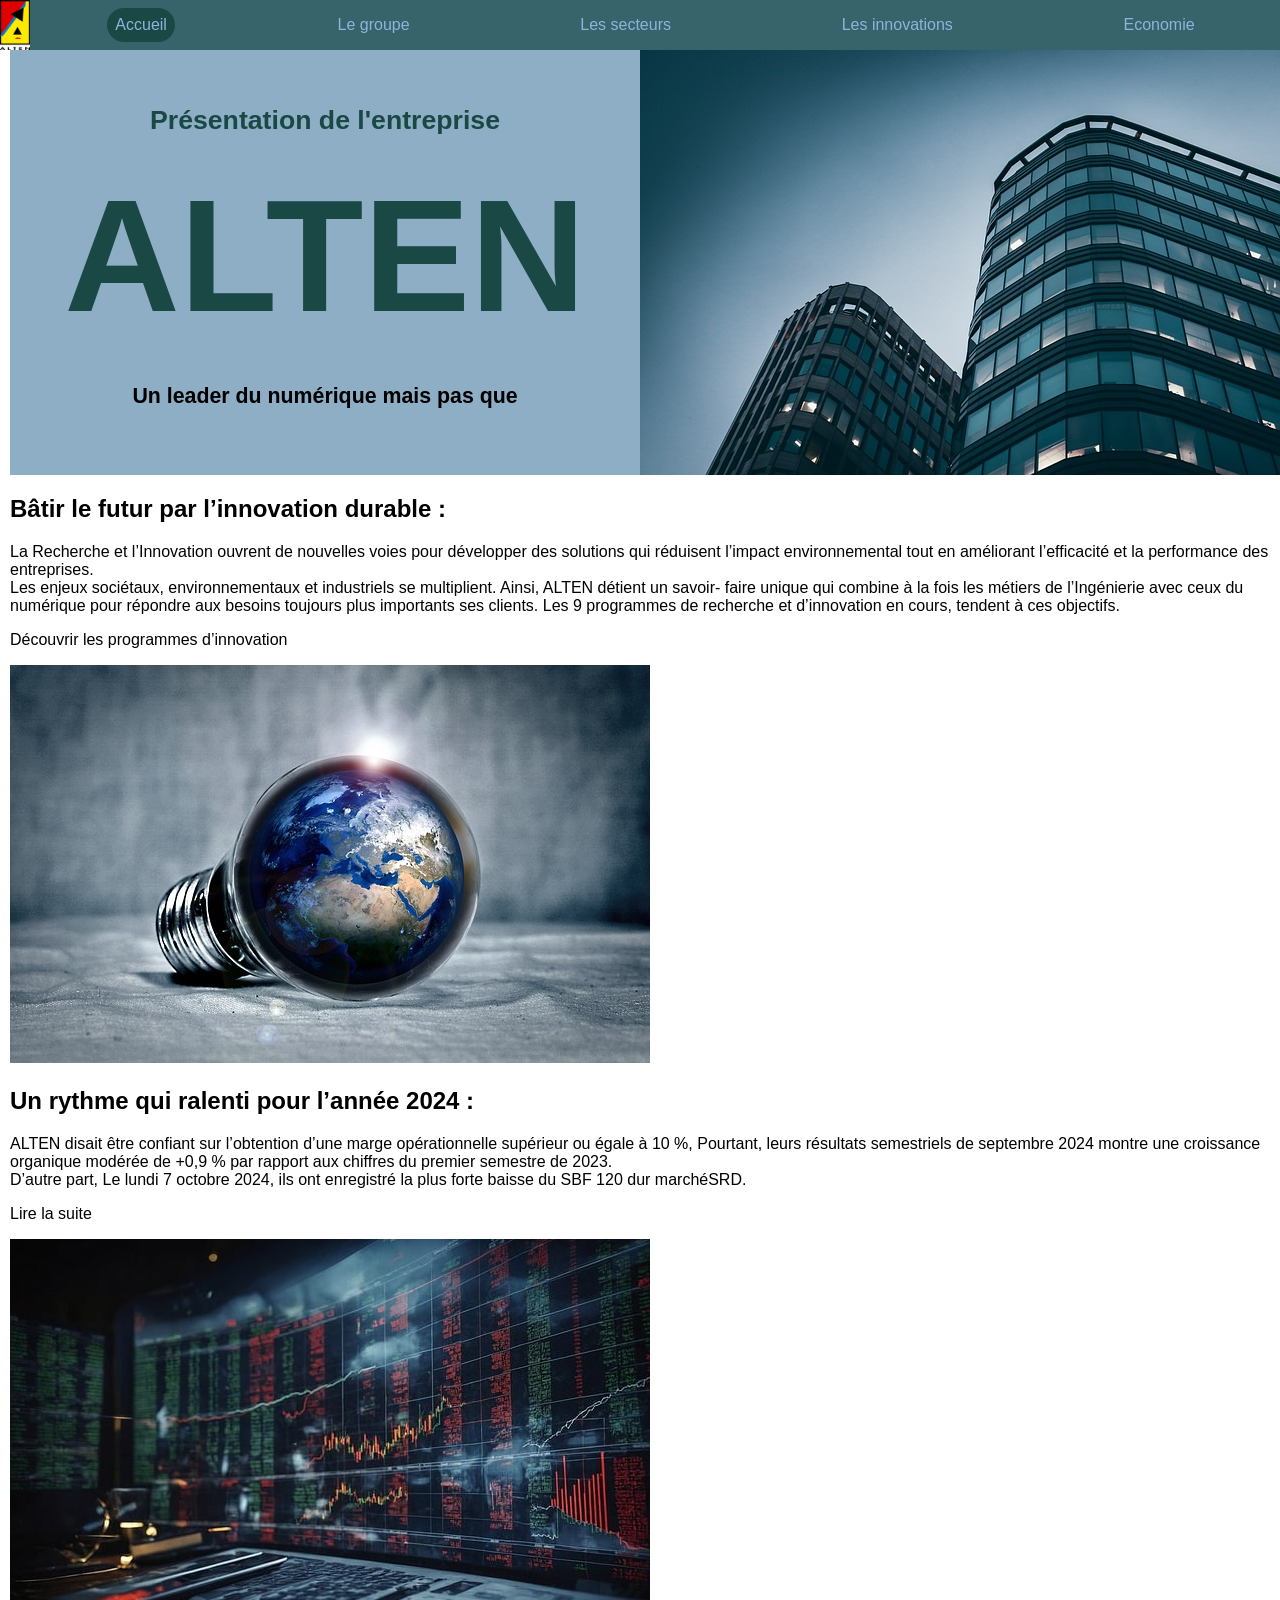
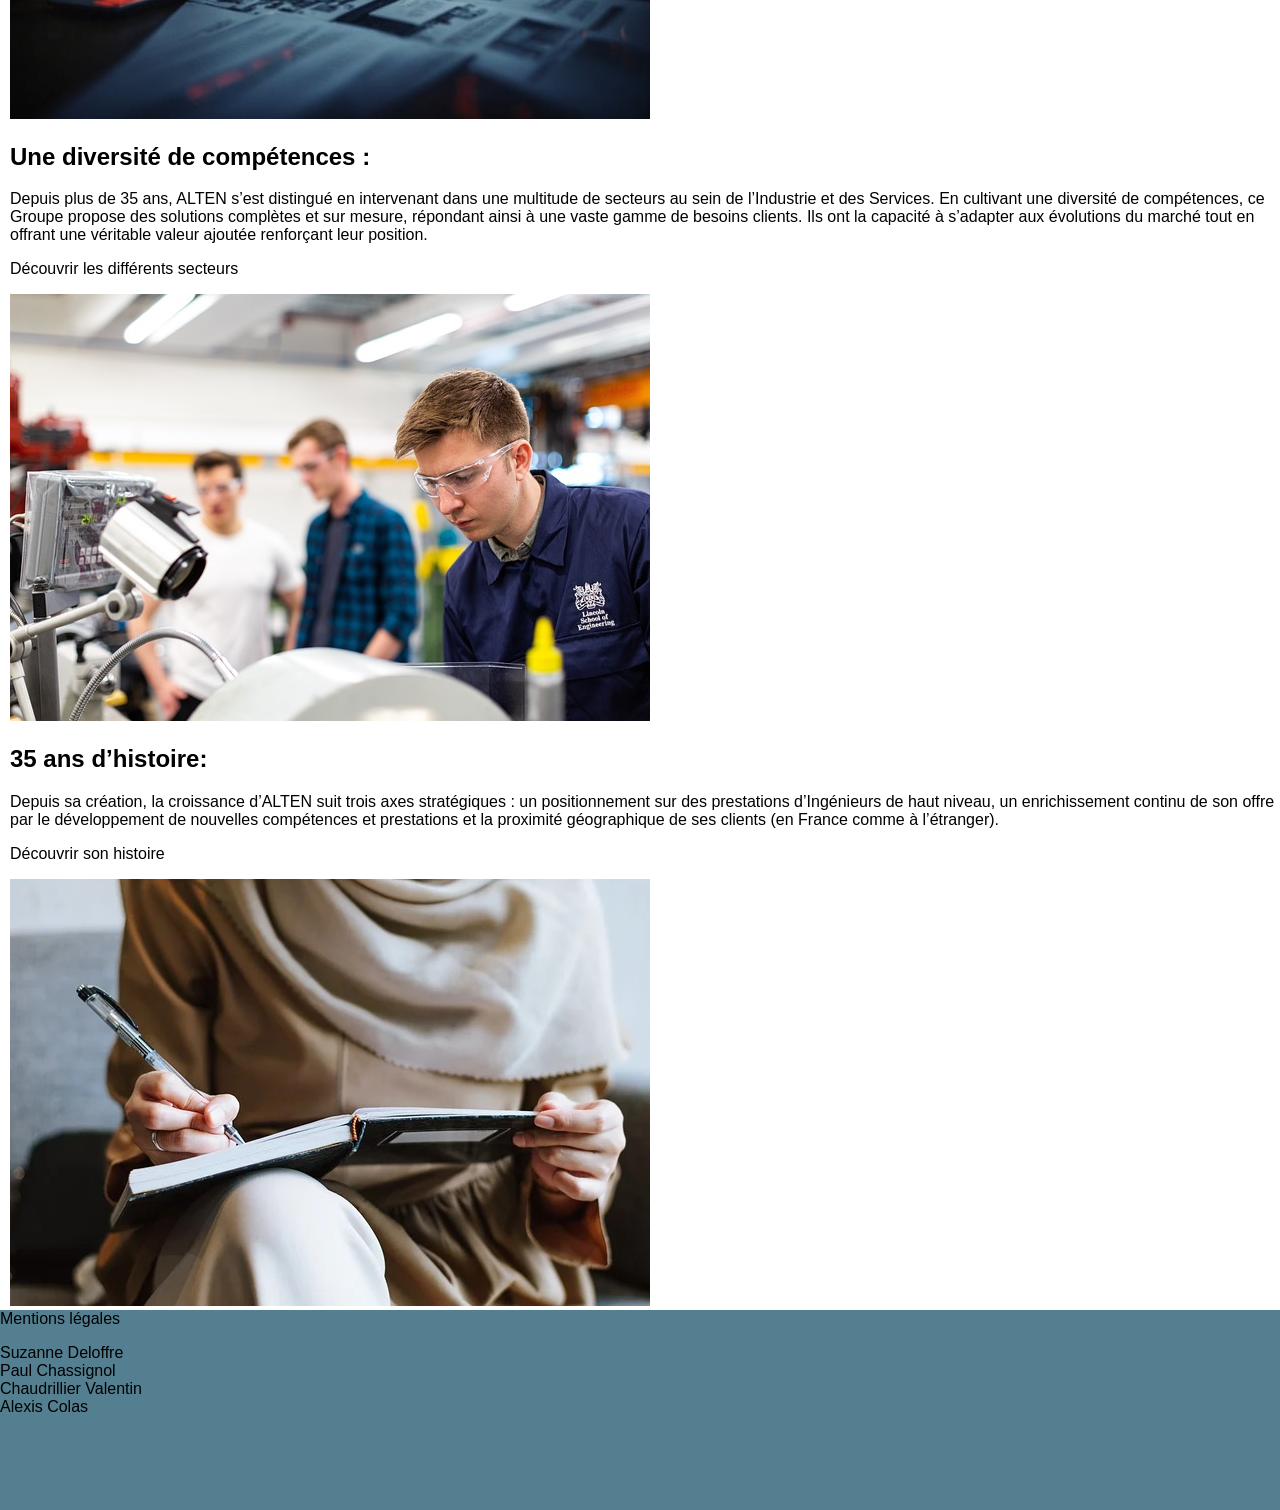
<file: index.html>
<!DOCTYPE html>
<html lang="en">
<head>
    <meta charset="UTF-8">
    <title>Présentation Alten</title>
    <link href="styles.css" rel="stylesheet">
    <link href="index_style.css" rel="stylesheet">
    <link rel="icon" type="image/png" sizes="32x32" href="favicon-32x32.png">
</head>
<body>
    <header>
        <a href="index.html"><img src="Logo_ALTEN.jpg" alt="logo Alten" id="logo_navigation"></a>
        <nav id="nav_principal">
            <a href="index.html" id="selectionner">Accueil</a>
            <a href="page_groupe.html">Le groupe</a>
            <a href="Secteurs.html">Les secteurs</a>
            <a href="page_innovation.html">Les innovations</a>
            <a href="page_eco.html">Economie</a>
        </nav>
    </header>

    <main class="main_index">
       <section>
            
            <section class="titre_index">
                <!--image + titre  -->
                <div class="slogan_index">
                <h3> Présentation de l'entreprise</h3>
                <h1> ALTEN</h1>
                <h5>Un leader du numérique mais pas que</h5>
                </div>
                
                <img src="ImageIndex/titrePrésentation.jpg" 
                alt="une image bateau pour la page accueil">

            </section>

            <div class="">
                <!-- engagements écologiques -->
                <div>
                    <h2>Bâtir le futur par l’innovation durable :</h2>
                    <p>
                        La Recherche et l’Innovation ouvrent de nouvelles voies 
                        pour développer des solutions qui réduisent l’impact 
                        environnemental tout en améliorant l’efficacité et la 
                        performance des entreprises.
                        <br>
                        Les enjeux sociétaux, 
                        environnementaux et industriels se multiplient. Ainsi, 
                        ALTEN détient un savoir- faire unique qui combine à la fois
                        les métiers de l’Ingénierie avec ceux du numérique pour 
                        répondre aux besoins toujours plus importants ses clients. 
                        Les 9 programmes de recherche et d’innovation en cours, 
                        tendent à ces objectifs. 
                    </p>
                    <p>Découvrir les programmes d’innovation</p>
                </div>
                
                <div>
                    <img src="ImageIndex/innovDurable.jpg" 
                    alt="ampoule contenant la planète terre">
                </div>
            </div>

            <div class="">
                <!-- economie -->
                <div>
                    <h2>Un rythme qui ralenti pour l’année 2024 :</h2>
                    <p>
                        ALTEN disait être confiant sur l’obtention d’une marge 
                        opérationnelle supérieur ou égale à 10 %, Pourtant, leurs résultats semestriels 
                        de septembre 2024 montre une croissance organique modérée de 
                        +0,9 % par rapport aux chiffres du premier semestre de 2023.
                        <br> 
                        D’autre part, Le lundi 7 octobre 2024, ils ont enregistré la plus 
                        forte baisse du SBF 120 dur marchéSRD. 
                    </p>
                    <p>Lire la suite</p>
                </div>
                
                <div>
                    <img src="ImageIndex/eco_actuelle.jpg" 
                    alt="courbe de l'action">
                </div>

            </div>

            <div class="">
                <!-- secteurs-->
                <div>
                    <h2>Une diversité de compétences : </h2>
                    <p>
                        Depuis plus de 35 ans, ALTEN s’est distingué en 
                        intervenant dans une multitude de secteurs au sein 
                        de l’Industrie et des Services. En cultivant une 
                        diversité de compétences, ce Groupe propose des 
                        solutions complètes et sur mesure, répondant ainsi 
                        à une vaste gamme de besoins clients.  Ils ont la  
                        capacité à s’adapter aux évolutions du marché tout en 
                        offrant une véritable valeur ajoutée renforçant leur 
                        position.
                    </p>
                    <p>Découvrir les différents secteurs</p>
                </div>
                
                <div>
                    <img src="ImageIndex/ingénieur_secteur.jpg" 
                    alt="un ingénieur qui travaille">
                </div>
            </div>

            <div class="">
                <!-- secteurs-->
                <div>
                    <h2>35 ans d’histoire: </h2>
                    <p>
                        Depuis sa création, la croissance d’ALTEN suit 
                        trois axes stratégiques : un positionnement sur 
                        des prestations d’Ingénieurs de haut niveau, un 
                        enrichissement continu de son offre par le développement 
                        de nouvelles compétences et prestations et la proximité 
                        géographique de ses clients (en France comme à l’étranger).
                    </p>
                    <p>Découvrir son histoire</p>
                </div>
                
                <div>
                    <img src="ImageIndex/histoire.jpeg" 
                    alt="une femme écrit dans un carnet">
                </div>
            </div>

        </section>
    </main>

    <footer>
        <iframe src="https://www.google.com/maps/embed?pb=!1m18!1m12!1m3!1d2626.140741931678!2d2.237644358712162!3d48.8364540568887!2m3!1f0!2f0!3f0!3m2!1i1024!2i768!4f13.1!3m3!1m2!1s0x47e67ae7174515df%3A0xf934737609f69372!2sALTEN%20SA!5e0!3m2!1sfr!2sfr!4v1726493897115!5m2!1sfr!2sfr" width="300" height="200" style="border:0;" allowfullscreen="" loading="lazy" referrerpolicy="no-referrer-when-downgrade"></iframe>
        Mentions légales
        <br>
        <p>
            Suzanne Deloffre<br>
            Paul Chassignol<br>
            Chaudrillier Valentin<br>
            Alexis Colas
        </p>
    </footer>
</body>
</html>
</file>
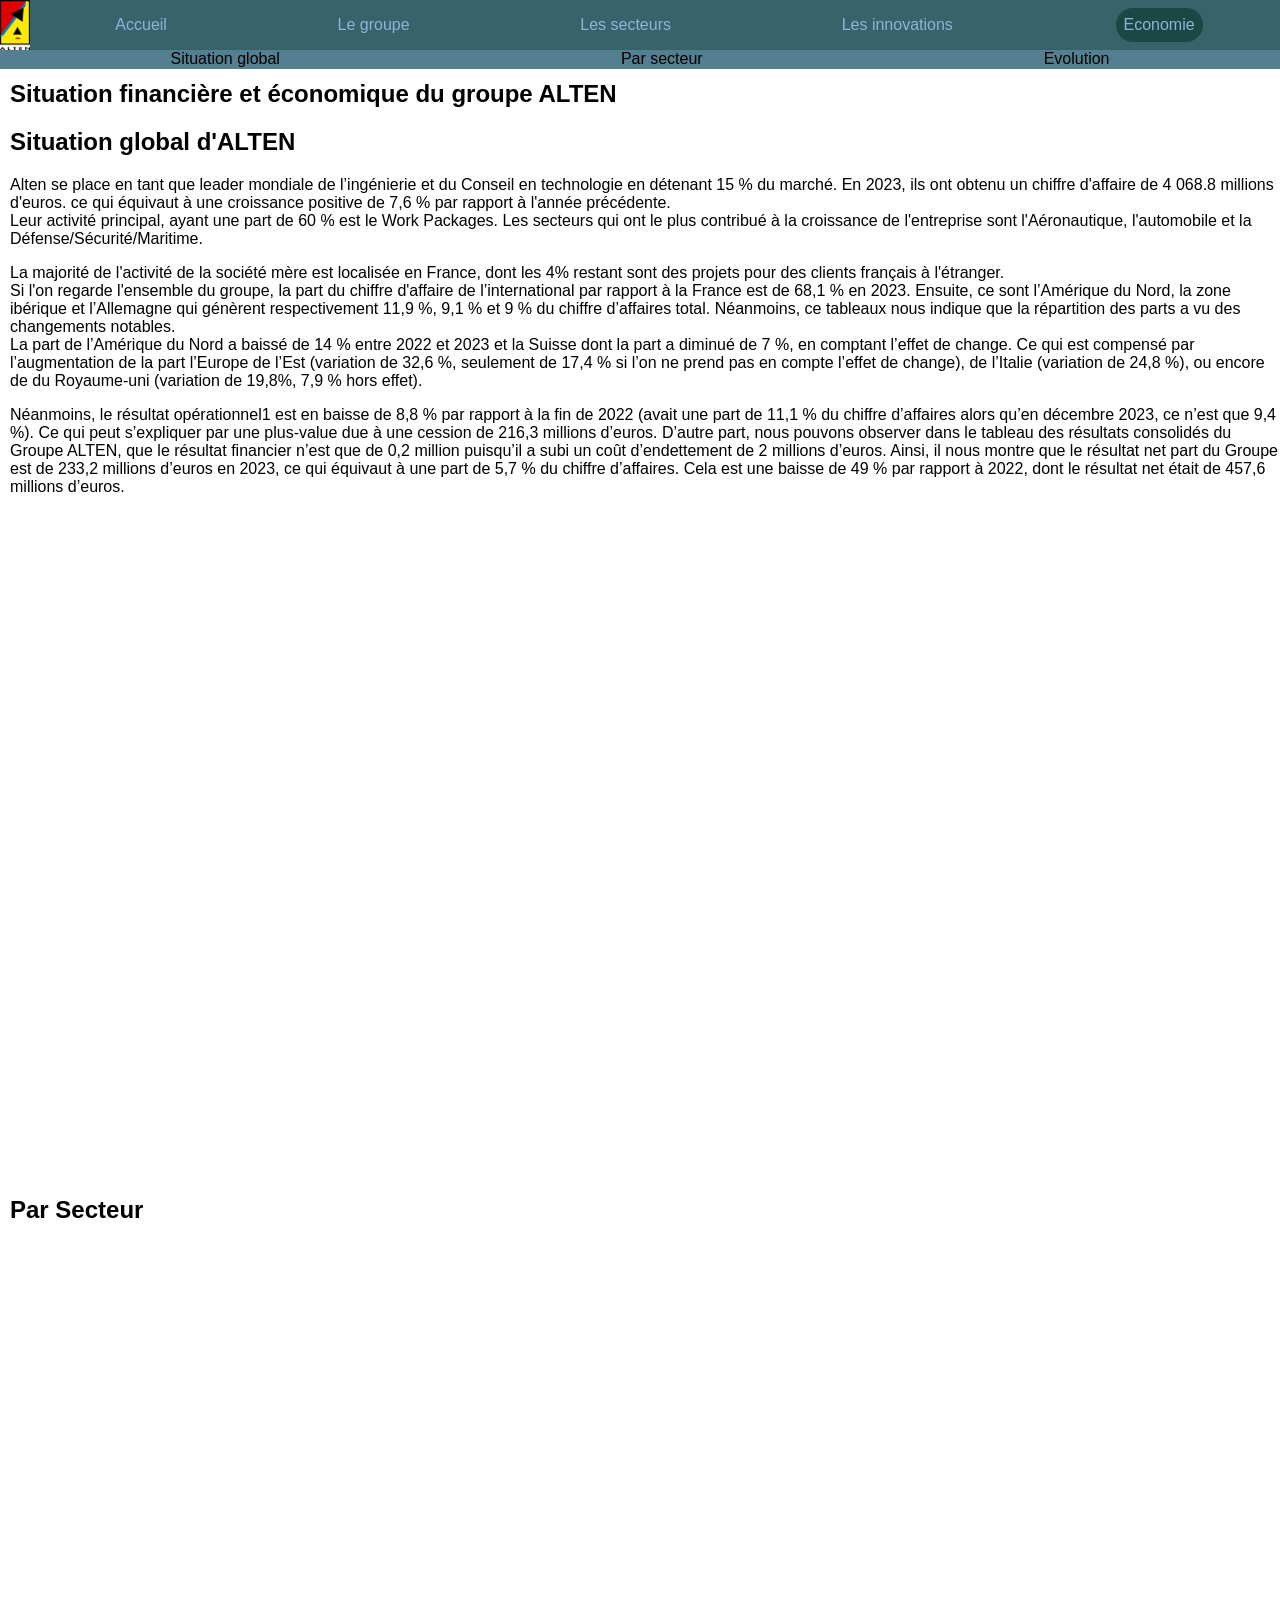
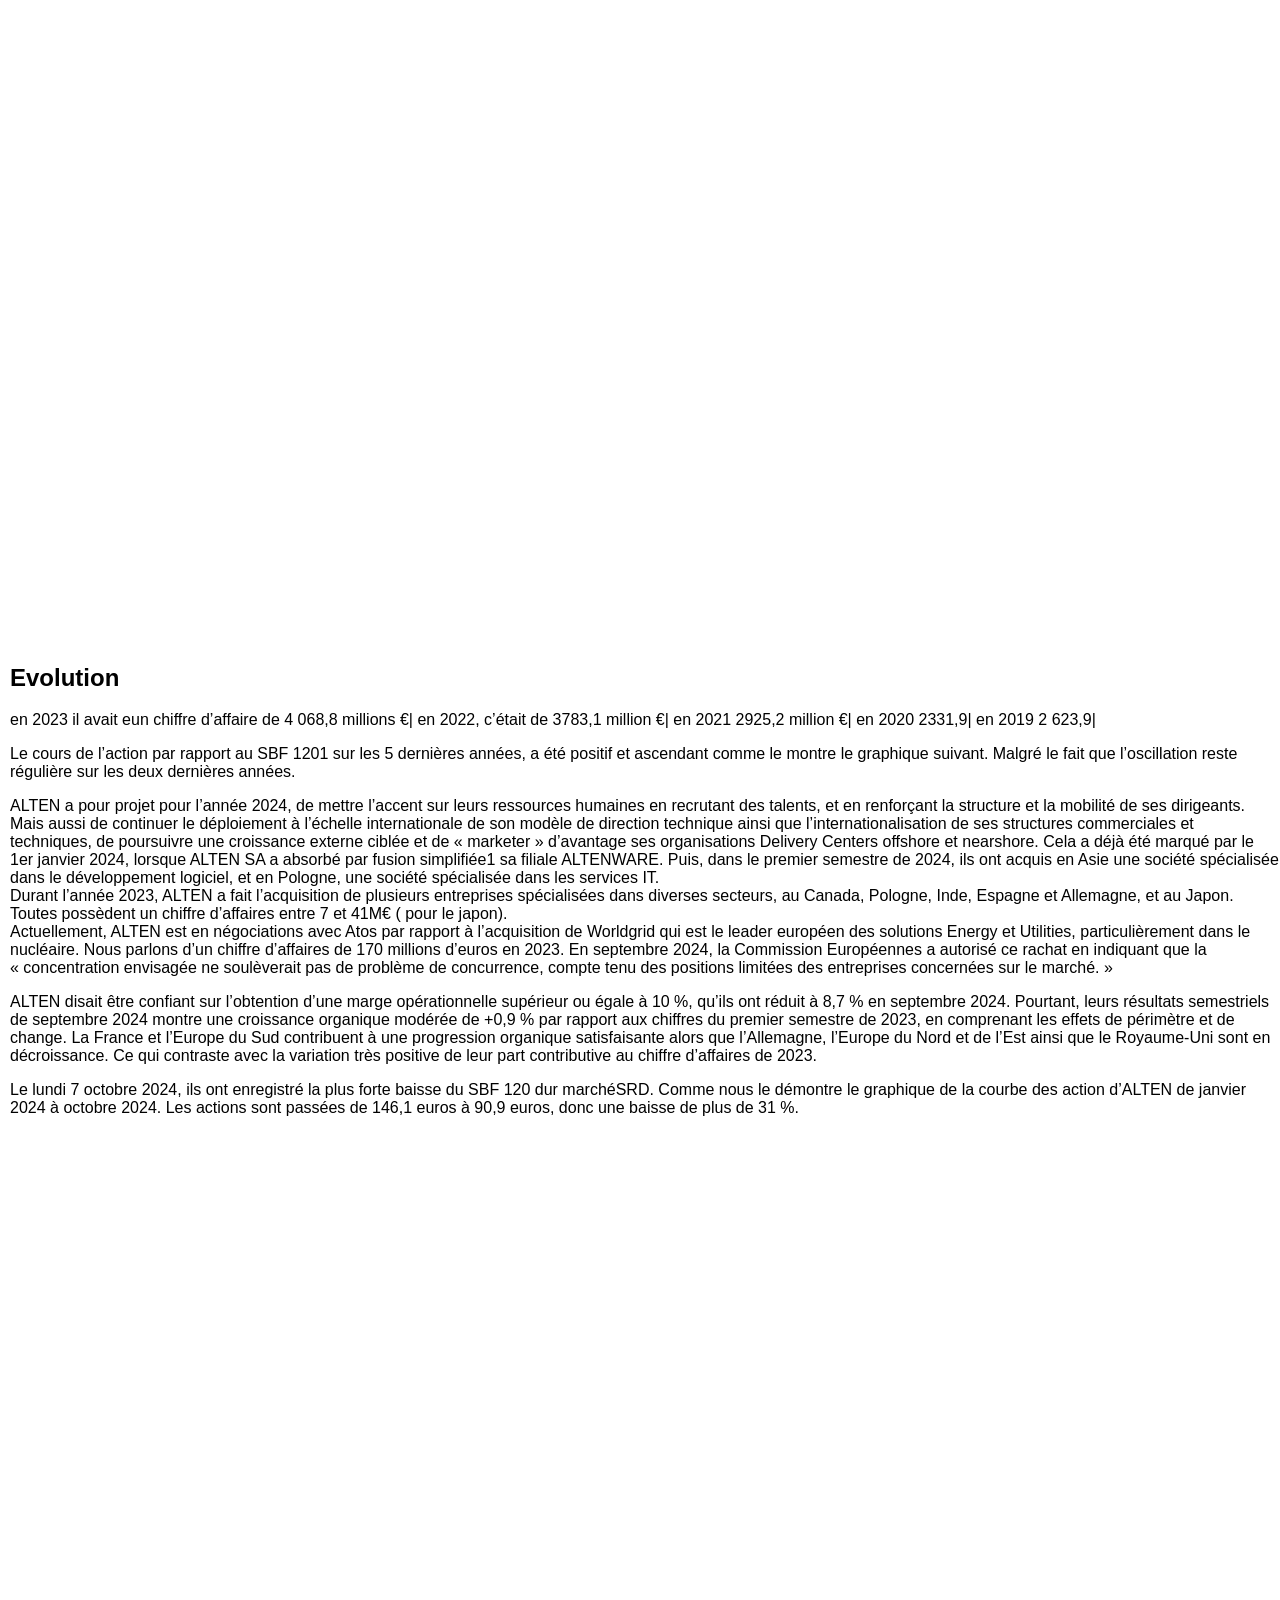
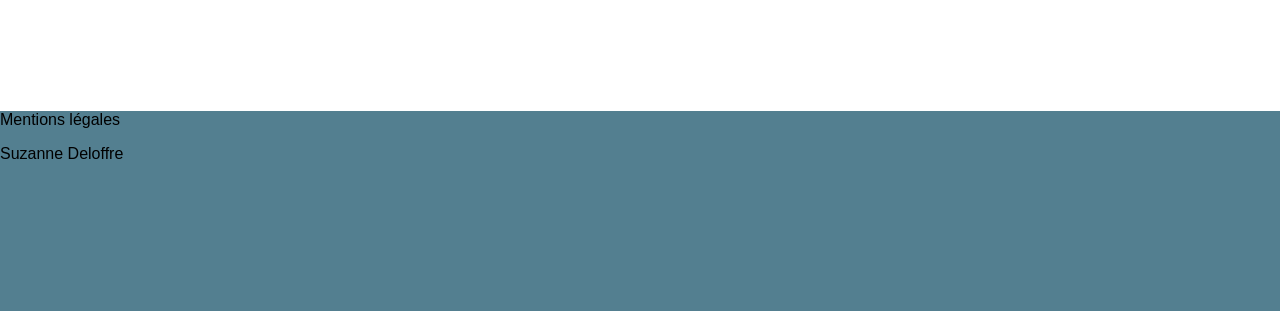
<file: page_eco.html>
<!DOCTYPE html>
<html lang="en">
<head>
    <meta charset="UTF-8">
    <meta name="viewport" content="width=device-width, initial-scale=1.0">
    <title>Situation fiancière d'ALTEN</title>
    <link href="styles.css" rel="stylesheet">
    <link rel="icon" type="image/png" sizes="32x32" href="favicon-32x32.png">
</head>
<body>
    <header>
        <a href="index.html"><img src="Logo_ALTEN.jpg" alt="logo Alten" id="logo_navigation"></a>
        <nav id="nav_principal">
            <a href="index.html">Accueil</a>
            <a href="page_groupe.html">Le groupe</a>
            <a href="Secteurs.html">Les secteurs</a>
            <a href="page_innovation.html">Les innovations</a>
            <a href="page_eco.html" id="selectionner">Economie</a>
        </nav>
        <nav id="nav_sousT">
            <a href="#Situation_Global">Situation global</a>
            <a href="#Par_Secteur">Par secteur</a>
            <a href="#Evolution">Evolution</a>
        </nav>
    </header>
     <main>
        <Section>
            <!--titre de la page-->
            <h1>Situation financière et économique du groupe ALTEN</h1>
            <!--mettre une photo-->
            
        </Section>
        
        <section class="page">
            <!--premier sous-thème Situation global-->
            <h1 id="Situation_Global">Situation global d'ALTEN</h1>
            <div class="test">

                <!--intro et généralité-->
                <p>
                    Alten se place en tant que leader mondiale de 
                    l’ingénierie et du Conseil en technologie en détenant 15 % du marché. 
                    En 2023, ils ont obtenu un chiffre d'affaire de 4 068.8 millions d'euros. 
                    ce qui équivaut à une croissance positive de 7,6 % par rapport à l'année 
                    précédente.
                    <br>
                    Leur activité principal, ayant une part de 60 % est le Work Packages. Les 
                    secteurs qui ont le plus contribué à la croissance de l'entreprise sont
                    l'Aéronautique, l'automobile et la Défense/Sécurité/Maritime. 
                </p>
                <!--on parle de l'international-->
                <p>La majorité de l'activité de la société mère est localisée en France, dont 
                    les 4% restant sont des projets pour des clients français à l'étranger. 
                    <br>
                    Si l'on regarde l'ensemble du groupe, la part du chiffre d'affaire de 
                    l’international par rapport à la France est de 68,1 % en 2023. 
                    Ensuite, ce sont l’Amérique du Nord, la zone ibérique et l’Allemagne 
                    qui génèrent respectivement 11,9 %, 9,1 % et 9 % du chiffre d’affaires total. 
                    Néanmoins, ce tableaux nous indique que la répartition des parts a vu 
                    des changements notables.
                    <br>
                    La part de l’Amérique du Nord a baissé de 14 % entre 2022 et 2023 
                    et la Suisse dont la part a diminué de 7 %, en comptant l’effet de change. 
                    Ce qui est compensé par l’augmentation de la part l’Europe de l’Est 
                    (variation de 32,6 %, seulement de 17,4 % si l’on ne prend pas 
                    en compte l’effet de change), de l’Italie (variation de 24,8 %), 
                    ou encore de du Royaume-uni (variation de 19,8%, 7,9 % hors effet).

                </p>
                <!--image graphique répartition ca par zones géographiques-->

                <!--on parle du résultat opérationnel-->
                <p>
                    Néanmoins, le résultat opérationnel1 est en baisse de 8,8 % 
                    par rapport à la fin de 2022 (avait une part de 11,1 % du 
                    chiffre d’affaires alors qu’en décembre 2023, ce n’est que 9,4 %).
                     Ce qui peut s’expliquer par une plus-value due à une cession de 
                     216,3 millions d’euros. D’autre part, nous pouvons observer dans 
                     le tableau des résultats consolidés du Groupe ALTEN, que le 
                     résultat financier n’est que de 0,2 million puisqu’il a subi 
                     un coût d’endettement de 2 millions d’euros. Ainsi, il nous 
                     montre que le résultat net part du Groupe est de 233,2 millions 
                     d’euros en 2023, ce qui équivaut à une part de 5,7 % du chiffre 
                     d’affaires. Cela est une baisse de 49 % par rapport à 2022, dont 
                     le résultat net était de 457,6 millions d’euros. 
                </p>
                <!--tableau des résultats consolidés du groupe ALTEN-->
            </div>

            <h1 id="Par_Secteur">Par Secteur</h1>
            <div class="test"></div>


            <h1 id="Evolution">Evolution</h1>
                
            <div class="test">
                <!-- évolution sur 5 ans-->
                <!--graphique évolution chiffre d'affaires-->
                <p>
                    en 2023 il avait eun chiffre d’affaire de 4 068,8 millions €|
                    en 2022,  c’était de 3783,1 million €|
                    en 2021 2925,2 million €|
                    en 2020 2331,9|
                    en 2019 2 623,9|
                </p>
                <!--cours bourse sur 5ans-->
                <p>
                    Le cours de l’action par rapport au SBF 1201 sur 
                    les 5 dernières années, a été positif et ascendant 
                    comme le montre le graphique suivant. Malgré le fait 
                    que l’oscillation reste régulière sur les deux dernières années. 
                </p>
                <!--mettre graphique évolution cours de l'action -->


                <!--projet Alten et expansion à l'international-->
                <p>
                    ALTEN a pour projet pour l’année 2024, de mettre l’accent 
                    sur leurs ressources humaines en recrutant des talents, et 
                    en renforçant la structure et la mobilité de ses dirigeants. 
                    Mais aussi de continuer le déploiement à l’échelle internationale
                    de son modèle de direction technique ainsi que l’internationalisation 
                    de ses structures commerciales et techniques, de poursuivre 
                    une croissance externe ciblée et de « marketer » d’avantage ses 
                    organisations Delivery Centers offshore et nearshore. Cela a déjà
                    été marqué par le 1er janvier 2024, lorsque  ALTEN SA a absorbé par 
                    fusion simplifiée1 sa filiale ALTENWARE. Puis, dans le premier semestre
                    de 2024, ils ont acquis en Asie une société spécialisée dans le 
                    développement logiciel, et en Pologne, une société spécialisée
                    dans les services IT. 
                    <br>
                    Durant l’année 2023, ALTEN a fait l’acquisition de 
                    plusieurs entreprises spécialisées dans diverses secteurs, 
                    au Canada, Pologne, Inde, Espagne et Allemagne, et au Japon. 
                    Toutes possèdent un chiffre d’affaires entre 7 et 41M€ 
                    ( pour le japon). 
                    <br>
                    Actuellement, ALTEN est en négociations avec Atos par rapport 
                    à l’acquisition de Worldgrid qui est le leader européen des 
                    solutions Energy et Utilities, particulièrement dans le nucléaire.
                     Nous parlons d’un chiffre d’affaires de 170 millions d’euros 
                     en 2023. En septembre 2024, la Commission Européennes a 
                     autorisé ce rachat en indiquant que la « concentration 
                     envisagée ne soulèverait pas de problème de concurrence, 
                     compte tenu des positions limitées des entreprises concernées 
                     sur le marché. »
                </p>
                <!--la réalité de la situation-->
                <p>
                    ALTEN disait être confiant sur l’obtention d’une marge 
                    opérationnelle supérieur ou égale à 10 %, qu’ils ont réduit 
                    à 8,7 % en septembre 2024.  Pourtant, leurs résultats semestriels 
                    de septembre 2024 montre une croissance organique modérée de 
                    +0,9 % par rapport aux chiffres du premier semestre de 2023, 
                    en comprenant les effets de périmètre et de change. La France 
                    et l’Europe du Sud contribuent à une progression organique 
                    satisfaisante alors que l’Allemagne, l’Europe du Nord et de 
                    l’Est ainsi que le Royaume-Uni sont en décroissance. Ce qui 
                    contraste avec la variation très positive de leur part 
                    contributive au chiffre d’affaires de 2023.  
                </p>
                <!--la chute du cours de l'action oct24-->
                <p>
                    Le lundi 7 octobre 2024, ils ont enregistré la plus 
                    forte baisse du SBF 120 dur marchéSRD. Comme nous le 
                    démontre le graphique de la courbe des action d’ALTEN 
                    de janvier 2024 à octobre 2024. Les actions sont passées 
                    de 146,1 euros à 90,9 euros, donc une baisse de plus de 31 %.
                </p>
                <!--mettre graphique chute cours janv-oct24-->

            </div>

        </section>
    </main>
   

    <footer>
        <iframe src="https://www.google.com/maps/embed?pb=!1m18!1m12!1m3!1d2626.140741931678!2d2.237644358712162!3d48.8364540568887!2m3!1f0!2f0!3f0!3m2!1i1024!2i768!4f13.1!3m3!1m2!1s0x47e67ae7174515df%3A0xf934737609f69372!2sALTEN%20SA!5e0!3m2!1sfr!2sfr!4v1726493897115!5m2!1sfr!2sfr" width="300" height="200" style="border:0;" allowfullscreen="" loading="lazy" referrerpolicy="no-referrer-when-downgrade"></iframe>
        Mentions légales
        <p>Suzanne Deloffre</p>
    </footer>
</body>
</html>
</file>
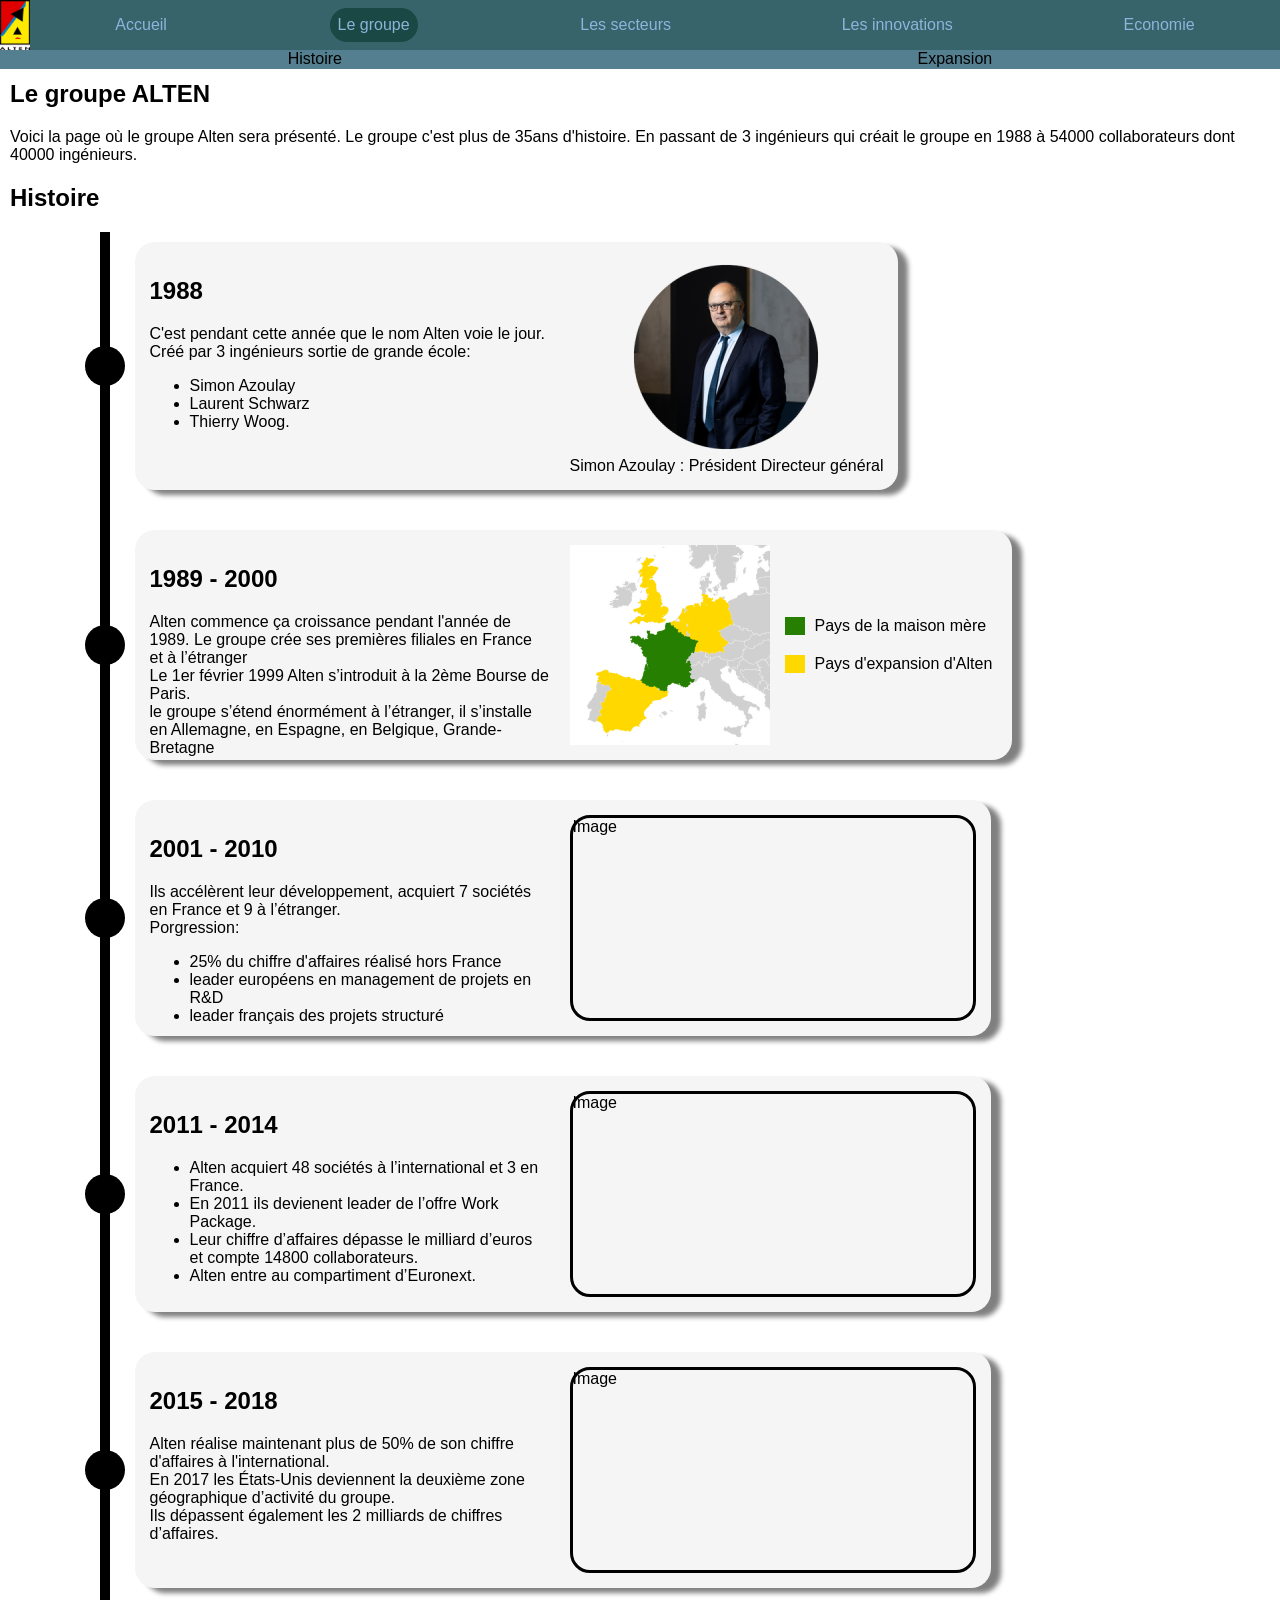
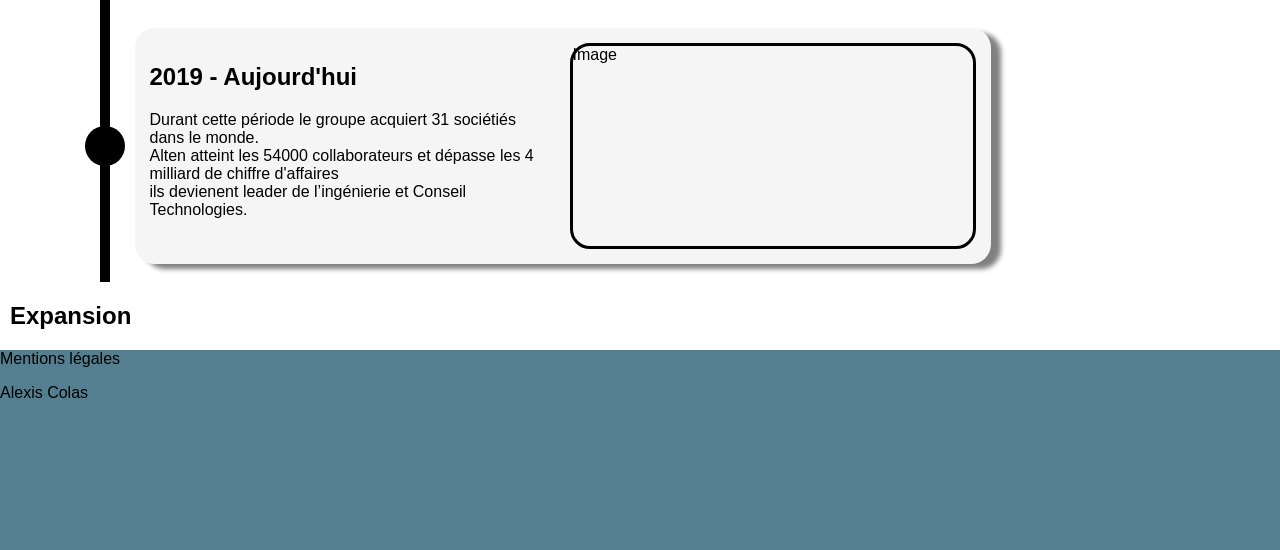
<file: page_groupe.html>
<!DOCTYPE html>
<html lang="en">
<head>
    <meta charset="UTF-8">
    <meta name="viewport" content="width=device-width, initial-scale=1.0">
    <title>Groupe</title>
    <link href="styles.css" rel="stylesheet">
    <link rel="icon" type="image/png" sizes="32x32" href="favicon-32x32.png">
</head>
<body>
    <header>
        <a href="index.html"><img src="Logo_ALTEN.jpg" alt="logo Alten" id="logo_navigation"></a>
        <nav id="nav_principal">
            <a href="index.html">Accueil</a>
            <a href="page_groupe.html" id="selectionner">Le groupe</a>
            <a href="Secteurs.html">Les secteurs</a>
            <a href="page_innovation.html">Les innovations</a>
            <a href="page_eco.html">Economie</a>
        </nav>
        <nav id="nav_sousT">
            <a href="#histoire">Histoire</a>
            <a href="#expansion">Expansion</a>
        </nav>
    </header>

    <main>
        <section>
            <h1>Le groupe ALTEN</h1>
            <p>Voici la page où le groupe Alten sera présenté.
                Le groupe c'est plus de 35ans d'histoire. En passant de 3 ingénieurs qui créait le groupe en 1988 à 54000 collaborateurs dont 40000 ingénieurs.
            </p>
        </section>
        <section>
            <h2 id="histoire">Histoire</h2>
            <section class="timeline">
                <div id="vertical-line"></div>
                <div id="timeline_info">
                    <div class="instruction">
                        <div class="circle"></div>
                        <div class="content">
                            <div class="frise_text">
                                <h2>1988</h2>
                                <p>
                                    C'est pendant cette année que le nom Alten voie le jour.
                                    <br>
                                    Créé par 3 ingénieurs sortie de grande école:
                                    <ul>
                                        <li>Simon Azoulay</li>
                                        <li>Laurent Schwarz</li>
                                        <li>Thierry Woog.</li>
                                    </ul>
                                </p>
                            </div>
                            <div class="frise_img vertical">
                                <img src="Simon-Azoulay.png">
                                Simon Azoulay : Président Directeur général
                            </div>
                        </div>
                    </div>
                    <div class="instruction">
                        <div class="circle"></div>
                        <div class="content">
                            <div class="frise_text">
                                <h2>1989 - 2000</h2>
                                <p>
                                    Alten commence ça croissance pendant l'année de 1989. Le groupe crée ses premières filiales en France et à l’étranger
                                    <br>
                                    Le 1er février 1999 Alten s’introduit à la 2ème Bourse de Paris.
                                    <br>
                                    le groupe s’étend énormément à l’étranger, il s’installe en Allemagne, en Espagne, en Belgique, Grande-Bretagne
                                </p>
                            </div>
                            <div class="frise_img horizontal">
                                <img src="carte_Europe.png">
                                <div>
                                    <div id="legende_vert">
                                        <label id="legende_2000">Pays de la maison mère</label>
                                    </div>
                                    <div id="legende_jaune">
                                        <label id="legende_2000">Pays d'expansion d'Alten</label>
                                    </div>
                                </div>
                            </div>
                        </div>
                    </div>
                    <div class="instruction">
                        <div class="circle"></div>
                        <div class="content">
                            <div class="frise_text">
                                <h2>2001 - 2010</h2>
                                <p>
                                    Ils accélèrent leur développement, acquiert 7 sociétés en France et 9 à l’étranger.<br>
                                    Porgression:
                                    <ul>
                                        <li>25% du chiffre d'affaires réalisé hors France</li>
                                        <li>leader européens en management de projets en R&D</li>
                                        <li>leader français des projets structuré</li>
                                    </ul>
                                </p>
                            </div>
                            <div class="frise_img2">Image</div>
                        </div>
                    </div>
                    <div class="instruction">
                        <div class="circle"></div>
                        <div class="content">
                            <div class="frise_text">
                                <h2>2011 - 2014</h2>
                                <p>
                                    <ul>
                                        <li>Alten acquiert 48 sociétés à l’international et 3 en France.</li>
                                        <li>En 2011 ils devienent leader de l’offre Work Package.</li>
                                        <li>Leur chiffre d’affaires dépasse le milliard d’euros et compte 14800 collaborateurs.</li>
                                        <li>Alten entre au compartiment d’Euronext.</li>
                                    </ul>
                                </p>
                            </div>
                            <div class="frise_img2">Image</div>
                        </div>
                    </div>
                    <div class="instruction">
                        <div class="circle"></div>
                        <div class="content">
                            <div class="frise_text">
                                <h2>2015 - 2018</h2>
                                <p>
                                    Alten réalise maintenant plus de 50% de son chiffre d'affaires à l'international.<br>
                                    En 2017 les États-Unis deviennent la deuxième zone géographique d’activité du groupe.<br>
                                    Ils dépassent également les 2 milliards de chiffres d’affaires.
                                </p>
                            </div>
                            <div class="frise_img2">Image</div>
                        </div>
                    </div>
                    <div class="instruction">
                        <div class="circle"></div>
                        <div class="content">
                            <div class="frise_text">
                                <h2>2019 - Aujourd'hui</h2>
                                <p>
                                    Durant cette période le groupe acquiert 31 sociétiés dans le monde.<br>
                                    Alten atteint les 54000 collaborateurs et dépasse les 4 milliard de chiffre d'affaires<br>
                                    ils devienent leader de l’ingénierie et Conseil Technologies.
                                </p>
                            </div>
                            <div class="frise_img2">Image</div>
                        </div>
                    </div>
                </div>
            </section>
        </section>
        <section>
            <h2 id="expansion">Expansion</h2>
        </section>

    </main>

    <footer>
        <iframe src="https://www.google.com/maps/embed?pb=!1m18!1m12!1m3!1d2626.140741931678!2d2.237644358712162!3d48.8364540568887!2m3!1f0!2f0!3f0!3m2!1i1024!2i768!4f13.1!3m3!1m2!1s0x47e67ae7174515df%3A0xf934737609f69372!2sALTEN%20SA!5e0!3m2!1sfr!2sfr!4v1726493897115!5m2!1sfr!2sfr" width="300" height="200" style="border:0;" allowfullscreen="" loading="lazy" referrerpolicy="no-referrer-when-downgrade"></iframe>
        Mentions légales
        <p>Alexis Colas</p>
    </footer>

</body>
    

</html>
</file>
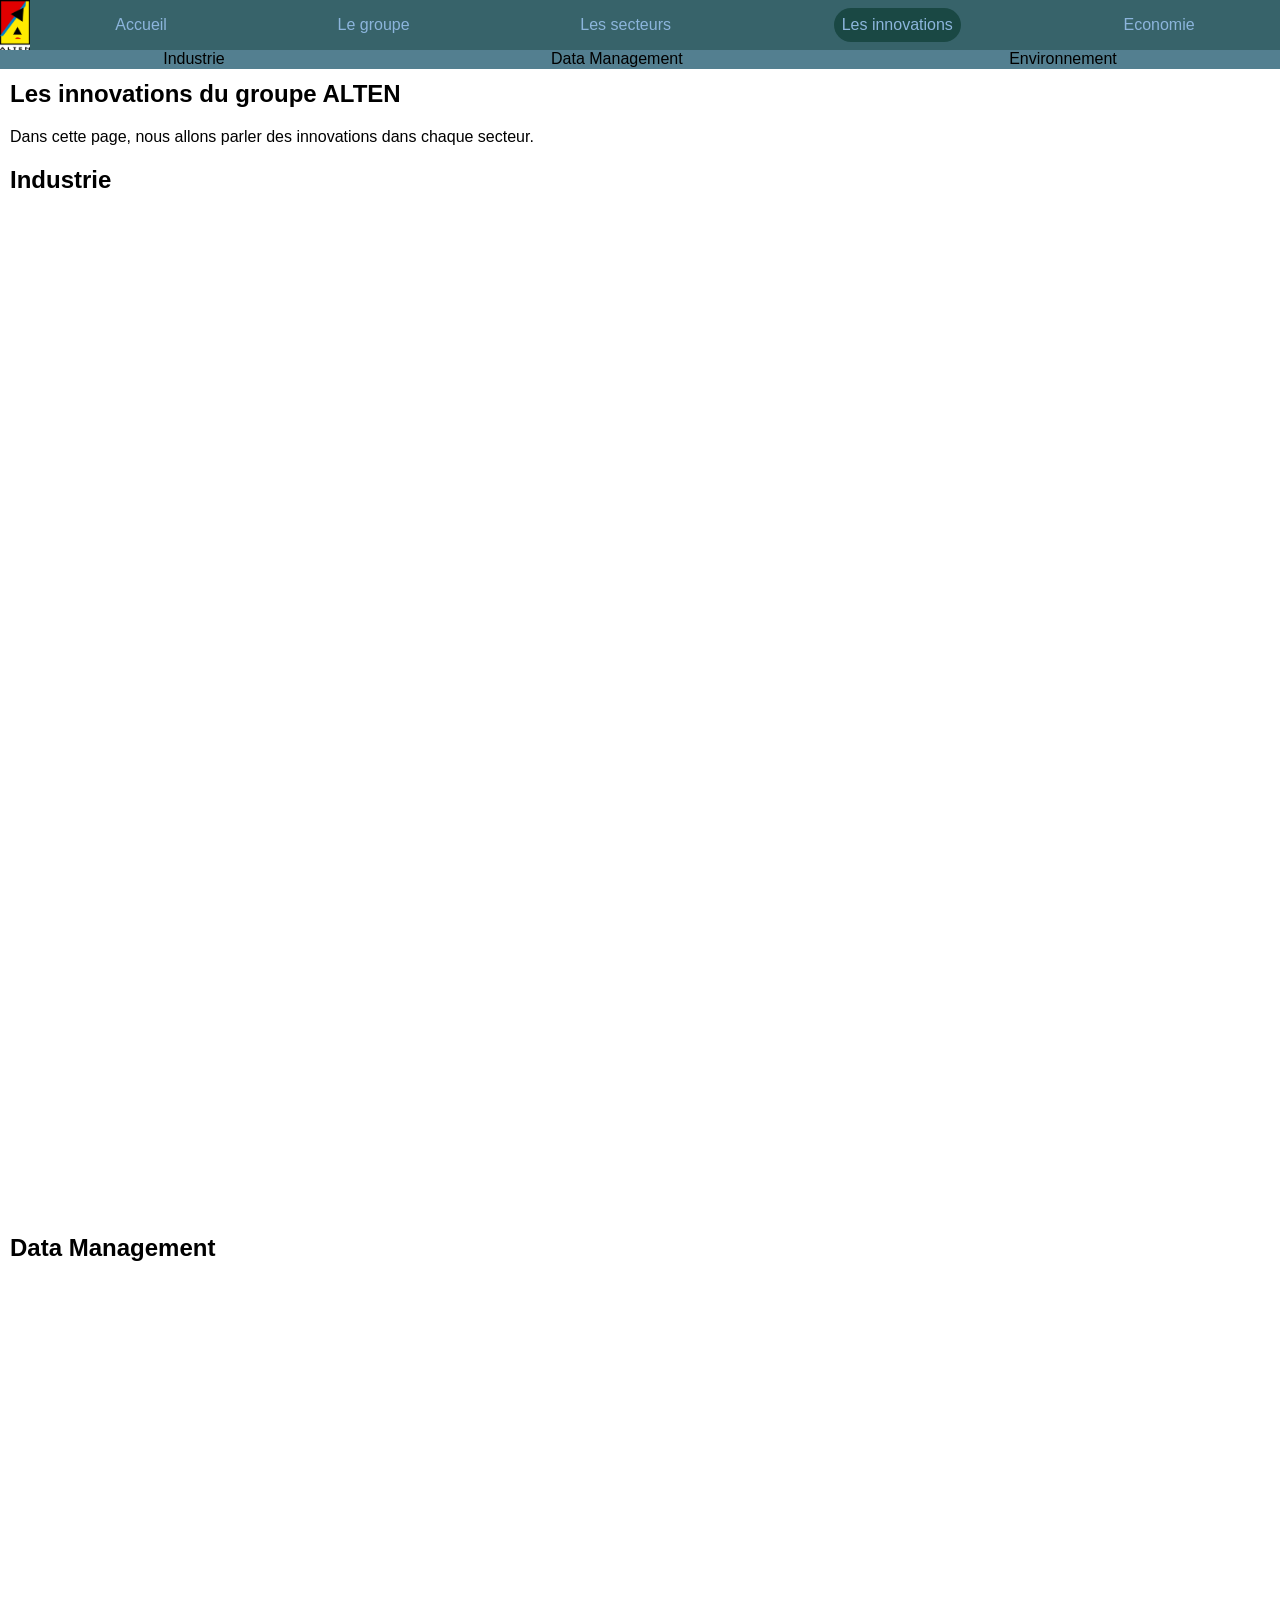
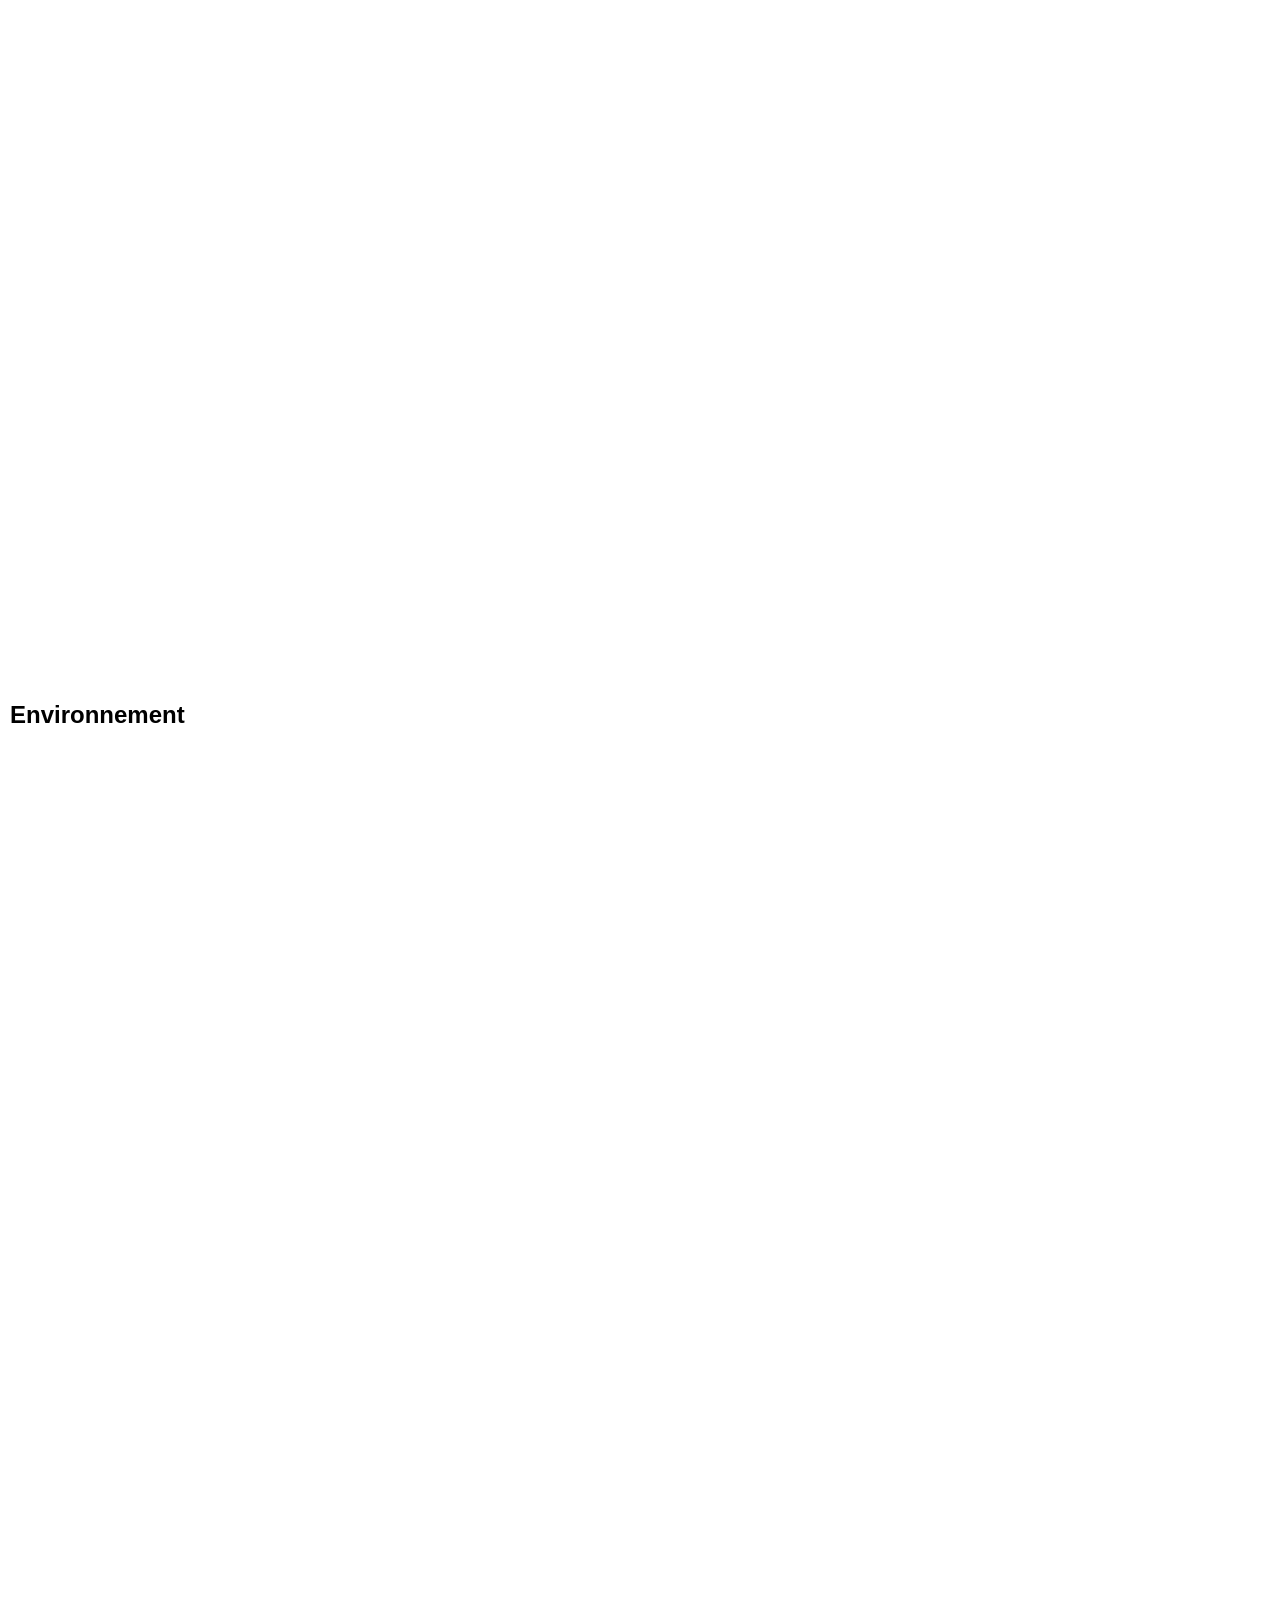
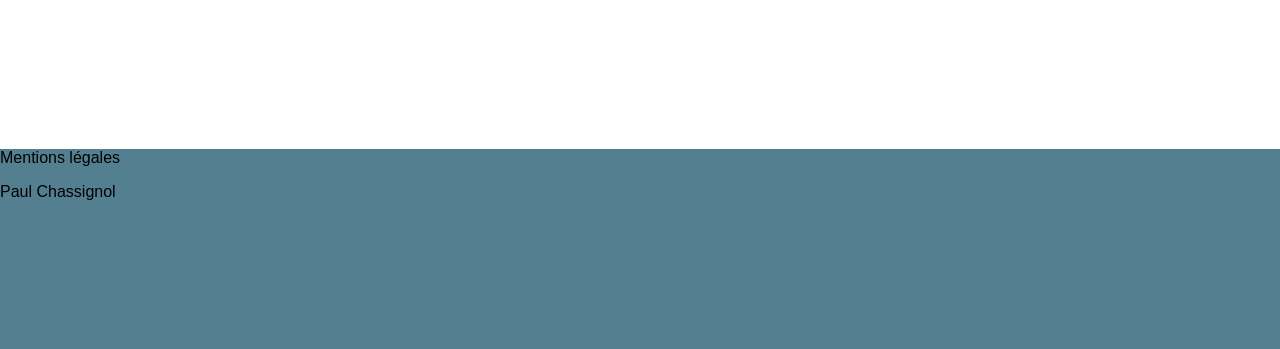
<file: page_innovation.html>
<!DOCTYPE html>
<html lang="en">
<head>
    <meta charset="UTF-8">
    <meta name="viewport" content="width=device-width, initial-scale=1.0">
    <title>Innovations notables</title>
    <link href="styles.css" rel="stylesheet">
    <link rel="icon" type="image/png" sizes="32x32" href="favicon-32x32.png">
</head>
<body>
    <header>
        <a href="index.html"><img src="Logo_ALTEN.jpg" alt="logo Alten" id="logo_navigation"></a>
        <nav id="nav_principal">
            <a href="index.html">Accueil</a>
            <a href="page_groupe.html">Le groupe</a>
            <a href="Secteurs.html">Les secteurs</a>
            <a href="page_innovation.html" id="selectionner">Les innovations</a>
            <a href="page_eco.html">Economie</a>
        </nav>
        <nav id="nav_sousT">
            <a href="#Industrie">Industrie</a>
            <a href="#Data_Management">Data Management</a>
            <a href="#Environnement">Environnement</a>
        </nav>
    </header>

    <main>
        <Section>
            <!--titre de la page-->
            <h1>Les innovations du groupe ALTEN</h1>
        </section>
        <section>
            <!--présentation contenu de la page pour le livrable 1-->
            <p>Dans cette page, nous allons parler des innovations dans chaque secteur.</p>
        </section>
        <section class="page">
            <h1 id="Industrie">Industrie</h1>
            <div class="test"></div>
            <h1 id="Data_Management">Data Management</h1>
            <div class="test"></div>
            <h1 id="Environnement">Environnement</h1>
            <div class="test"></div>
        </section>
    </main>

    <footer>
        <iframe src="https://www.google.com/maps/embed?pb=!1m18!1m12!1m3!1d2626.140741931678!2d2.237644358712162!3d48.8364540568887!2m3!1f0!2f0!3f0!3m2!1i1024!2i768!4f13.1!3m3!1m2!1s0x47e67ae7174515df%3A0xf934737609f69372!2sALTEN%20SA!5e0!3m2!1sfr!2sfr!4v1726493897115!5m2!1sfr!2sfr" width="300" height="200" style="border:0;" allowfullscreen="" loading="lazy" referrerpolicy="no-referrer-when-downgrade"></iframe>
        Mentions légales
        <p>Paul Chassignol</p>
    </footer>
</body>
</html>
</file>
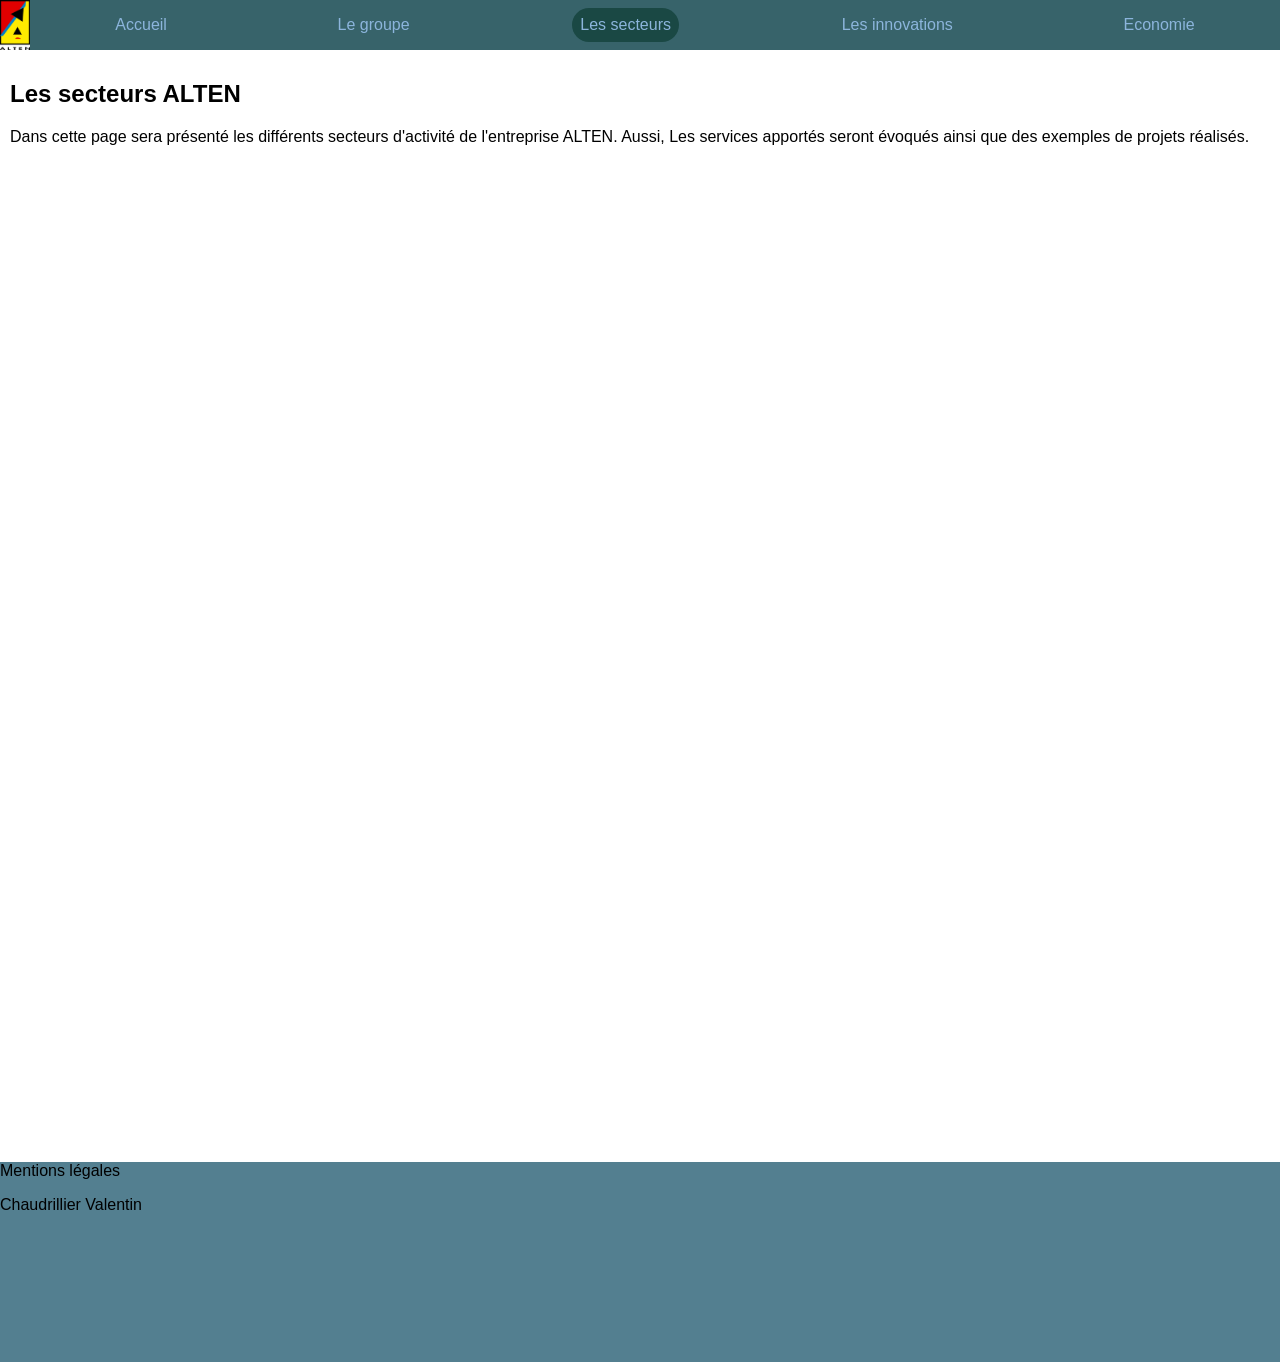
<file: Secteurs.html>
<!DOCTYPE html>
<html lang="en">
<head>
    <meta charset="UTF-8">
    <meta name="viewport" content="width=device-width, initial-scale=1.0">
    <title>Secteurs</title>
    <link href="styles.css" rel="stylesheet">
    <link rel="icon" type="image/png" sizes="32x32" href="favicon-32x32.png">
</head>
<body>
    <header>
        <a href="index.html"><img src="Logo_ALTEN.jpg" alt="logo Alten" id="logo_navigation"></a>
        <nav id="nav_principal">
            <a href="index.html">Accueil</a>
            <a href="page_groupe.html">Le groupe</a>
            <a href="Secteurs.html" id="selectionner">Les secteurs</a>
            <a href="page_innovation.html">Les innovations</a>
            <a href="page_eco.html">Economie</a>
        </nav>
    </header>

    <main>
        <section>
            <!--titre de la page-->
            <h1>Les secteurs ALTEN</h1>
        </section>
        <section>
            <!--présentation contenu de la page pour le livrable 1-->
            <p>Dans cette page sera présenté les différents secteurs d'activité de l'entreprise ALTEN. Aussi, Les services apportés seront évoqués ainsi que des exemples de projets réalisés.</p>
        </section>
        <div class="test"></div>
    </main>

    <footer>
         <iframe src="https://www.google.com/maps/embed?pb=!1m18!1m12!1m3!1d2626.140741931678!2d2.237644358712162!3d48.8364540568887!2m3!1f0!2f0!3f0!3m2!1i1024!2i768!4f13.1!3m3!1m2!1s0x47e67ae7174515df%3A0xf934737609f69372!2sALTEN%20SA!5e0!3m2!1sfr!2sfr!4v1726493897115!5m2!1sfr!2sfr" width="300" height="200" style="border:0;" allowfullscreen="" loading="lazy" referrerpolicy="no-referrer-when-downgrade"></iframe>
        Mentions légales
        <p>Chaudrillier Valentin</p>
    </footer>
</body>
</html>
</file>
<file: styles.css>
body, html{
    --couleur1: #1A4844;
    --couleur2: #37636A;
    --couleur3: #537F90;
    --couleur4: #709ab6;
    --couleur5: #8CB5DC;
    --police: 'Gill Sans', 'Gill Sans MT', Calibri, 'Trebuchet MS', sans-serif;
    margin: 0;
    font-family: var(--police);
}

h2{
    scroll-margin-top: 80px; /* Déplace la position du scroll vers le bas */
  }

header{
    background-color: var(--couleur2);
    height: 50px;
    position: fixed;
    top : 0;
    left: 0;
    z-index: 1;
    width: 100%;
}

#nav_principal{
    padding-top: 0.5em;
    padding-bottom: 0.5em;
}

#nav_principal a:hover{
    background-color: var(--couleur1);
    color: var(--couleur5);
}

#selectionner{
    background-color: var(--couleur1);
    color: var(--couleur5);
}

#nav_principal a{
    cursor: pointer;
    padding: 0.5em;
    border-radius: 50px;
}

#nav_principal a{
    color: var(--couleur5);
    text-decoration: none;
}

#nav_sousT a{
    color: black;
    text-decoration: none;
}

header nav{
    display: flex;
    justify-content: space-around;
    flex-direction: row;
    flex-wrap: wrap;
}

#nav_sousT{
    background-color: var(--couleur3);
    height: 1.2em;
}

#logo_navigation{
    float: left;
    width: 30px;
    height: 50px;
}

main{
    margin-top: 5em;
    margin-left: 10px;
}


.window-container{
    display: flex;

    flex-direction: row;
    justify-content: space-evenly;
    align-items: baseline;

    flex-wrap: wrap;
    gap: 0px;
}

.section1 div, .section2 div{
    text-align: center;
}

.section1 div{
    width: 49%;
    height: 300px;
    border: 2px solid black;
}

.section1 img{
    width: 49%;
    height: 300px;
    float: right;
    padding: 0;
    background-color: white;
}

.section2 div{
    width: 49%;
    height: 300px;
    float: right;
    border: 2px solid black;
}

.section2 img{
    width: 49%;
    height: 300px;
    float: left;
    padding: 0;
    background-color: white;
}

footer{
    background-color: var(--couleur3);
    height: 200px;
}

iframe{
    float: right;
}

.test{
    height: 1000px;
}


#vertical-line {
    position: relative;
    left: 40px;
    width: 10px;
    height: 100%;
    background-color: black;
}

.timeline{
    margin-left: 50px;
    height: 1650.5px;
    display: flex;
    flex-direction: row;
    flex-wrap: wrap;

}

.circle {
    height: 40px;
    width: 40px;
    background-color: black;
    border-radius: 50%;
}

.instruction{
    display: flex;
    flex-direction: row;
    align-items: center;
    margin-bottom: 20px;
}

#timeline_info{
    padding-left: 14.5px;
}

.content{
    display: flex;
    flex-direction: row;
    flex-wrap: wrap;
    gap: 20px;
    margin: 10px;
    padding: 15px;
    background-color: whitesmoke;
    border-radius: 20px;
    box-shadow: 10px 5px 5px gray;
}

.frise_img2{
    border: solid;
    width: 400px;
    height: 200px;
    border-radius: 20px;
}

.frise_img{
    display: flex;
    align-items: center;
}

.horizontal{
    flex-direction: row;
    gap: 10px;
}

.vertical{
    flex-direction: column;
}

.frise_text{
    width: 400px;
    height: 200px;
}

#legende_vert{
    border-left: solid #267F00 20px;
    margin: 5px;
    margin-bottom: 20px;
}

#legende_jaune{
    border-left: solid #FFD800 20px;
    margin: 5px;
}

#legende_2000{
    margin-left: 10px;
}
</file>
<file: index_style.css>
.main_index{
    margin-top: 0;
}
.titre_index{
    margin-top: 3em;
    display: flex;
    flex-direction: row;
    height: 50%;
    justify-content: space-between;
    background-color: #709ab6cb;
}
.titre_index img{
    display: flex;
    width: 55%;
}

.slogan_index {
    
    display: flex;
    flex-direction: column;
    justify-content: center;
    align-items: center;
    width: 60%;
   

}

.slogan_index h3{ 
    color: #1A4844;
    text-align: center;
    font-size: 20pt;
    
    
}
.slogan_index h1{ 
    color: #1A4844;
    font-size: 120pt;
    margin:1px
}
.slogan_index h5{
    color:black;
    text-align: center;
    font-size: 16pt;

}
</file>
